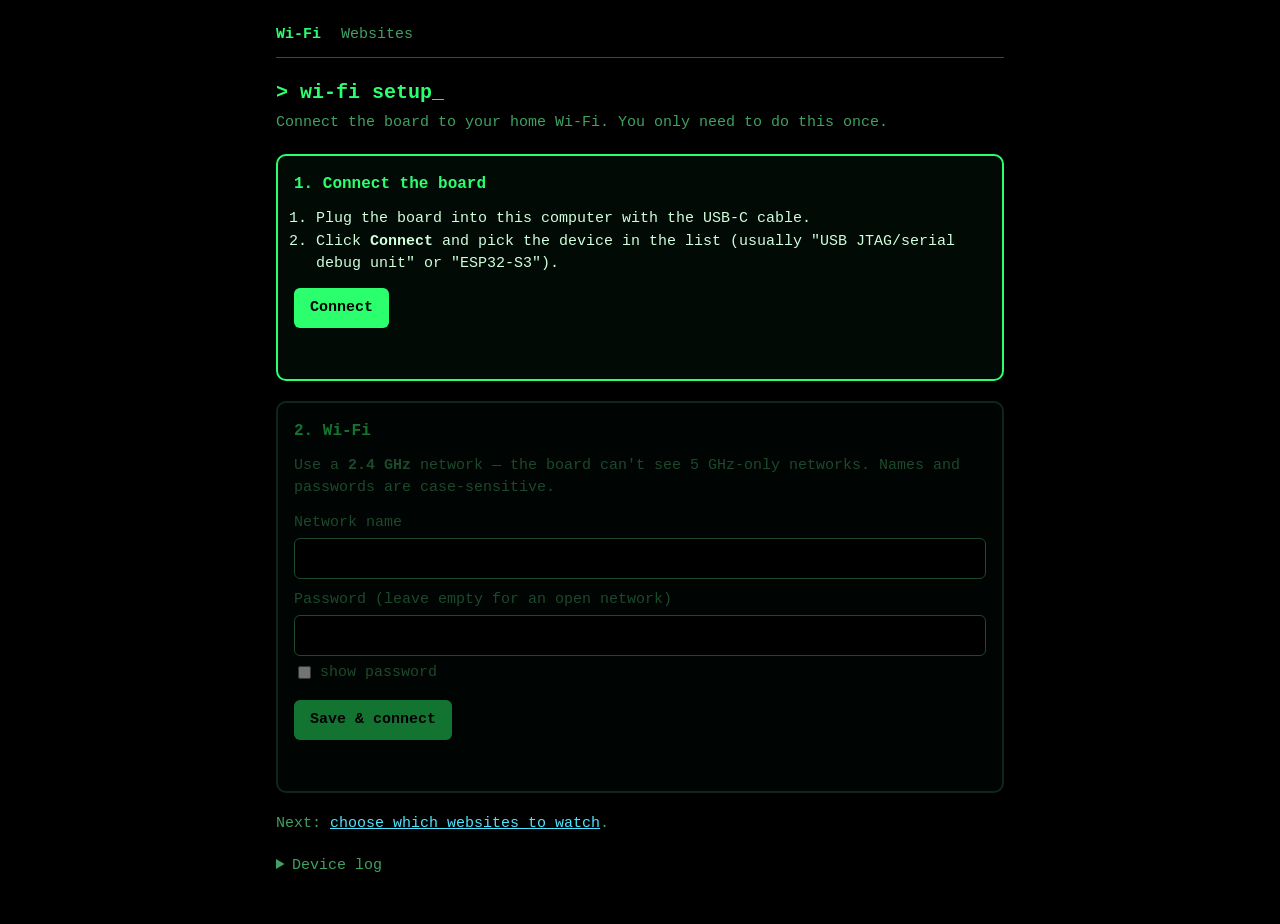
<file: setup/index.html>
<!DOCTYPE html>
<html lang="en">
<head>
<meta charset="utf-8">
<meta name="viewport" content="width=device-width, initial-scale=1">
<title>Service Monitor Wi-Fi</title>
<link rel="stylesheet" href="style.css">
</head>
<body>
<main>
  <nav><a href="index.html" aria-current="page">Wi-Fi</a><a href="services.html">Websites</a></nav>
  <h1>&gt; wi-fi setup_</h1>
  <p class="muted">Connect the board to your home Wi-Fi. You only need to do this once.</p>

  <p id="unsupported">This page needs <b>Google Chrome</b> or <b>Microsoft Edge</b> on a computer (Windows, Mac, Linux or ChromeOS). Safari, Firefox and phones can't talk to USB devices.</p>

  <section id="s-connect" class="active">
    <h2>1. Connect the board</h2>
    <ol>
      <li>Plug the board into this computer with the USB-C cable.</li>
      <li>Click <b>Connect</b> and pick the device in the list (usually "USB JTAG/serial debug unit" or "ESP32-S3").</li>
    </ol>
    <div class="row"><button id="connect">Connect</button></div>
    <div id="connect-msg" class="msg"></div>
  </section>

  <section id="s-wifi" class="disabled">
    <h2>2. Wi-Fi</h2>
    <p class="muted">Use a <b>2.4 GHz</b> network — the board can't see 5 GHz-only networks. Names and passwords are case-sensitive.</p>
    <label for="ssid">Network name</label>
    <input id="ssid" autocomplete="off" maxlength="32" spellcheck="false">
    <label for="pass">Password <span class="muted">(leave empty for an open network)</span></label>
    <input id="pass" type="password" autocomplete="off" maxlength="63" spellcheck="false">
    <label class="check"><input id="showpass" type="checkbox"> show password</label>
    <div class="row"><button id="save-wifi">Save &amp; connect</button></div>
    <div id="wifi-msg" class="msg"></div>
  </section>

  <p class="muted" style="margin-top:20px">Next: <a href="services.html">choose which websites to watch</a>.</p>

  <details>
    <summary>Device log</summary>
    <pre id="log"></pre>
  </details>
</main>

<script src="board.js"></script>
<script>
(() => {
  const $ = (id) => document.getElementById(id);
  let busy = false;

  const REASONS = {
    2: 'wrong password',
    15: 'wrong password',
    202: 'wrong password',
    204: 'wrong password',
    201: 'network not found — check the name and that it is a 2.4 GHz network',
  };

  async function saveWifi() {
    if (busy) return;
    const ssid = $('ssid').value;
    const pass = $('pass').value;
    if (!ssid) return Board.setMsg('wifi-msg', 'Enter the network name.', 'err');
    if (pass && pass.length < 8) return Board.setMsg('wifi-msg', 'Wi-Fi passwords are at least 8 characters.', 'err');

    busy = true;
    $('save-wifi').disabled = true;
    try {
      Board.setMsg('wifi-msg', 'Saving…', 'busy');
      for (const line of ['ssid ' + ssid, pass ? 'pass ' + pass : 'pass', 'save']) {
        const r = await Board.command(line);
        if (!r.ok) return Board.setMsg('wifi-msg', 'Board said: ' + r.text, 'err');
      }
      Board.setMsg('wifi-msg', 'Saved. Connecting to "' + ssid + '"…', 'busy');

      let lastReason = null;
      const result = await Board.waitFor((l) => {
        const c = /^\[wifi\] connected, ip=(\S+)/.exec(l);
        if (c) return { ok: true, ip: c[1] };
        const d = /^\[wifi\] disconnect reason (\d+)/.exec(l);
        if (d) lastReason = Number(d[1]);
      }, 30000).catch(() => ({ ok: false }));

      if (result.ok) {
        Board.setMsg('wifi-msg', 'Connected! The board\'s address is ' + result.ip + '.\nYou can unplug it now and power it from any USB charger — it remembers the network.', 'ok');
      } else {
        const why = lastReason != null ? (REASONS[lastReason] || 'error code ' + lastReason) : 'no answer from the network';
        Board.setMsg('wifi-msg', 'Could not connect yet (' + why + ').\nCheck the name and password and save again. The board keeps retrying in the background.', 'err');
      }
    } catch (e) {
      Board.setMsg('wifi-msg', 'Something went wrong: ' + e.message, 'err');
    } finally {
      busy = false;
      $('save-wifi').disabled = false;
    }
  }

  $('save-wifi').onclick = saveWifi;
  $('showpass').onchange = (e) => { $('pass').type = e.target.checked ? 'text' : 'password'; };

  Board.init({
    sections: ['s-wifi'],
    onConnected: (s) => { if (s.network && !$('ssid').value) $('ssid').value = s.network; },
  });
})();
</script>
</body>
</html>
</file>
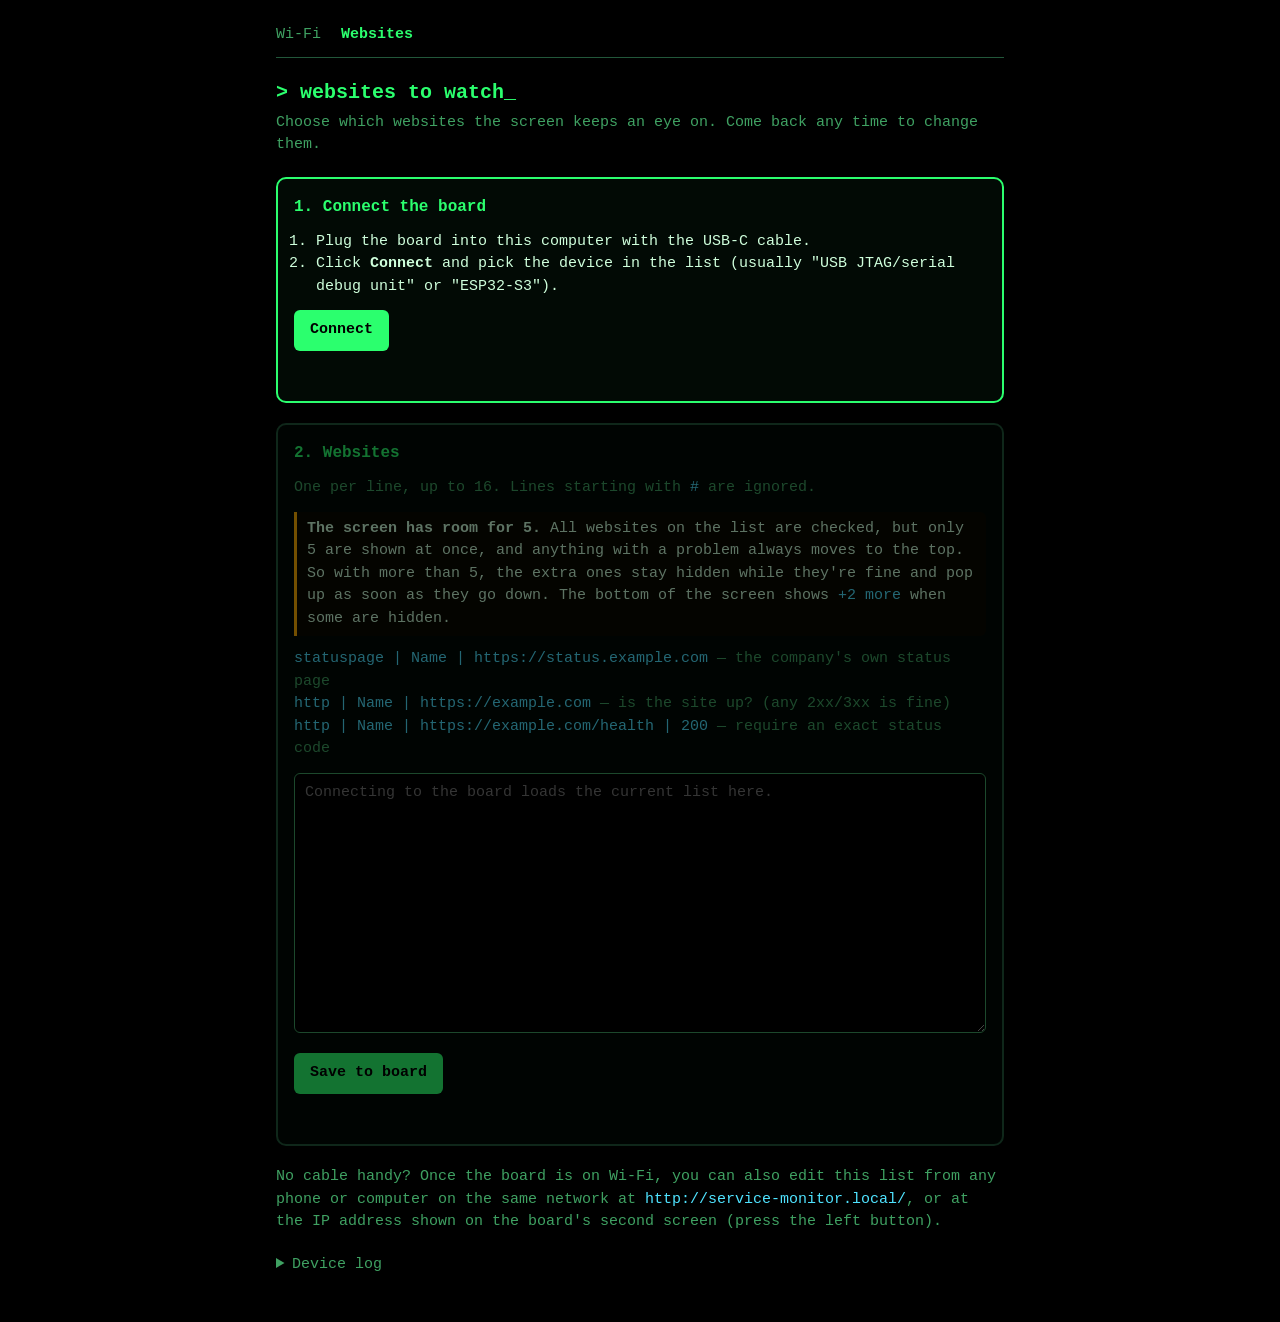
<file: setup/services.html>
<!DOCTYPE html>
<html lang="en">
<head>
<meta charset="utf-8">
<meta name="viewport" content="width=device-width, initial-scale=1">
<title>Service Monitor Websites</title>
<link rel="stylesheet" href="style.css">
</head>
<body>
<main>
  <nav><a href="index.html">Wi-Fi</a><a href="services.html" aria-current="page">Websites</a></nav>
  <h1>&gt; websites to watch_</h1>
  <p class="muted">Choose which websites the screen keeps an eye on. Come back any time to change them.</p>

  <p id="unsupported">This page needs <b>Google Chrome</b> or <b>Microsoft Edge</b> on a computer (Windows, Mac, Linux or ChromeOS). Safari, Firefox and phones can't talk to USB devices.</p>

  <section id="s-connect" class="active">
    <h2>1. Connect the board</h2>
    <ol>
      <li>Plug the board into this computer with the USB-C cable.</li>
      <li>Click <b>Connect</b> and pick the device in the list (usually "USB JTAG/serial debug unit" or "ESP32-S3").</li>
    </ol>
    <div class="row"><button id="connect">Connect</button></div>
    <div id="connect-msg" class="msg"></div>
  </section>

  <section id="s-services" class="disabled">
    <h2>2. Websites</h2>
    <p class="muted">One per line, up to 16. Lines starting with <code>#</code> are ignored.</p>
    <p class="note"><b>The screen has room for 5.</b> All websites on the list are checked, but only 5 are shown at once,
      and anything with a problem always moves to the top. So with more than 5, the extra ones stay hidden while they're fine
      and pop up as soon as they go down. The bottom of the screen shows <code>+2 more</code> when some are hidden.</p>
    <p class="muted">
      <code>statuspage | Name | https://status.example.com</code> — the company's own status page<br>
      <code>http | Name | https://example.com</code> — is the site up? (any 2xx/3xx is fine)<br>
      <code>http | Name | https://example.com/health | 200</code> — require an exact status code
    </p>
    <textarea id="services" spellcheck="false" placeholder="Connecting to the board loads the current list here."></textarea>
    <div id="count" class="muted" style="margin-top:6px"></div>
    <div class="row"><button id="save-services">Save to board</button></div>
    <div id="services-msg" class="msg"></div>
  </section>

  <p class="muted" style="margin-top:20px">No cable handy? Once the board is on Wi-Fi, you can also edit this list from any phone or computer on the same network at
    <code>http://service-monitor.local/</code>, or at the IP address shown on the board's second screen (press the left button).</p>

  <details>
    <summary>Device log</summary>
    <pre id="log"></pre>
  </details>
</main>

<script src="board.js"></script>
<script>
(() => {
  const $ = (id) => document.getElementById(id);
  let busy = false;

  async function loadServices() {
    busy = true;
    try {
      const lines = [];
      const done = Board.waitFor((l) => {
        if (l.startsWith('[setup] svc ')) lines.push(l.slice(12));
        else if (l.startsWith('[setup] ok')) return true;
        else if (l.startsWith('[setup] error')) return false;
      }, 4000);
      await Board.send('svc list');
      if (await done) {
        $('services').value = lines.join('\n') + '\n';
        updateCount();
        Board.setMsg('services-msg', '', '');
      }
    } catch (e) {
      Board.setMsg('services-msg', 'Could not read the list from the board. Click Connect again.', 'err');
    } finally {
      busy = false;
    }
  }

  async function saveServices() {
    if (busy) return;
    const entries = [];
    $('services').value.split('\n').forEach((raw, i) => {
      const t = raw.trim();
      if (t && !t.startsWith('#')) entries.push({ text: t, lineNo: i + 1 });
    });
    if (!entries.length) return Board.setMsg('services-msg', 'Add at least one website.', 'err');
    if (entries.length > 16) return Board.setMsg('services-msg', 'At most 16 websites.', 'err');

    busy = true;
    $('save-services').disabled = true;
    try {
      Board.setMsg('services-msg', 'Saving…', 'busy');
      let r = await Board.command('svc clear');
      if (!r.ok) return Board.setMsg('services-msg', 'Board said: ' + r.text, 'err');
      for (const e of entries) {
        r = await Board.command('svc add ' + e.text);
        if (!r.ok) return Board.setMsg('services-msg', 'Line ' + e.lineNo + ': ' + r.text + '\n  ' + e.text, 'err');
      }
      r = await Board.command('svc save');
      Board.setMsg('services-msg',
        r.ok ? 'Saved ' + entries.length + ' websites. The screen updates in a few seconds.' : 'Board said: ' + r.text,
        r.ok ? 'ok' : 'err');
    } catch (e) {
      Board.setMsg('services-msg', 'No answer from the board. Click Connect again.', 'err');
    } finally {
      busy = false;
      $('save-services').disabled = false;
    }
  }

  function countEntries() {
    return $('services').value.split('\n').filter((l) => l.trim() && !l.trim().startsWith('#')).length;
  }

  function updateCount() {
    const n = countEntries();
    let text = n === 1 ? '1 website' : n + ' websites';
    if (n > 16) text += ' (too many: the limit is 16)';
    else if (n > 5) text += ' (5 shown on screen, the other ' + (n - 5) + ' appear when something is wrong)';
    $('count').textContent = n ? text : '';
    $('count').className = n > 16 ? 'err' : 'muted';
  }

  $('services').addEventListener('input', updateCount);
  $('save-services').onclick = saveServices;
  Board.init({ sections: ['s-services'], onConnected: loadServices });
})();
</script>
</body>
</html>
</file>
<file: setup/style.css>
:root {
  --bg: #000; --panel: #020a05; --frame: #2bff6e; --text: #cfffdc; --muted: #3fa162;
  --dim: #22573a; --value: #4fe3ff; --red: #ff3b5c; --amber: #ffb000;
}
* { box-sizing: border-box; }
body { margin: 0; background: var(--bg); color: var(--text); font: 15px/1.5 ui-monospace, "JetBrains Mono", Menlo, Consolas, monospace; }
main { max-width: 760px; margin: 0 auto; padding: 24px 16px 48px; }
nav { display: flex; gap: 20px; margin-bottom: 20px; border-bottom: 1px solid var(--dim); padding-bottom: 10px; }
nav a { color: var(--muted); text-decoration: none; }
nav a[aria-current] { color: var(--frame); font-weight: bold; }
nav a:hover { color: var(--text); }
h1 { color: var(--frame); font-size: 20px; margin: 0 0 4px; }
h2 { color: var(--frame); font-size: 16px; margin: 0 0 12px; }
p { margin: 0 0 12px; }
a { color: var(--value); }
.muted { color: var(--muted); }
section { border: 2px solid var(--dim); border-radius: 10px; padding: 16px; margin-top: 20px; background: var(--panel); }
section.active { border-color: var(--frame); }
section.disabled { opacity: .45; pointer-events: none; }
ol { margin: 0 0 12px; padding-left: 22px; }
label { display: block; color: var(--muted); margin: 10px 0 4px; }
input, textarea { width: 100%; background: #000; color: var(--text); border: 1px solid var(--muted); border-radius: 6px; padding: 8px 10px; font: inherit; }
input:focus, textarea:focus { outline: none; border-color: var(--frame); }
textarea { height: 260px; resize: vertical; white-space: pre; }
.row { display: flex; gap: 8px; align-items: center; flex-wrap: wrap; margin-top: 12px; }
button { background: var(--frame); color: #000; border: 0; border-radius: 6px; padding: 9px 16px; font: inherit; font-weight: bold; cursor: pointer; }
button:disabled { opacity: .5; cursor: default; }
.check { display: inline-flex; gap: 6px; align-items: center; color: var(--muted); margin: 6px 0 0; }
.check input { width: auto; }
.msg { margin-top: 12px; white-space: pre-wrap; min-height: 1.5em; }
.ok { color: var(--frame); } .err { color: var(--red); } .busy { color: var(--amber); }
code { color: var(--value); }
.note { border-left: 3px solid var(--amber); padding: 6px 10px; color: var(--text); background: #0b0a02; border-radius: 0 6px 6px 0; }
details { margin-top: 20px; color: var(--muted); }
summary { cursor: pointer; }
pre#log { background: var(--panel); border: 1px solid var(--dim); border-radius: 6px; padding: 8px; height: 220px; overflow: auto; font-size: 12px; white-space: pre-wrap; color: var(--muted); }
#unsupported { display: none; color: var(--red); }
</file>
